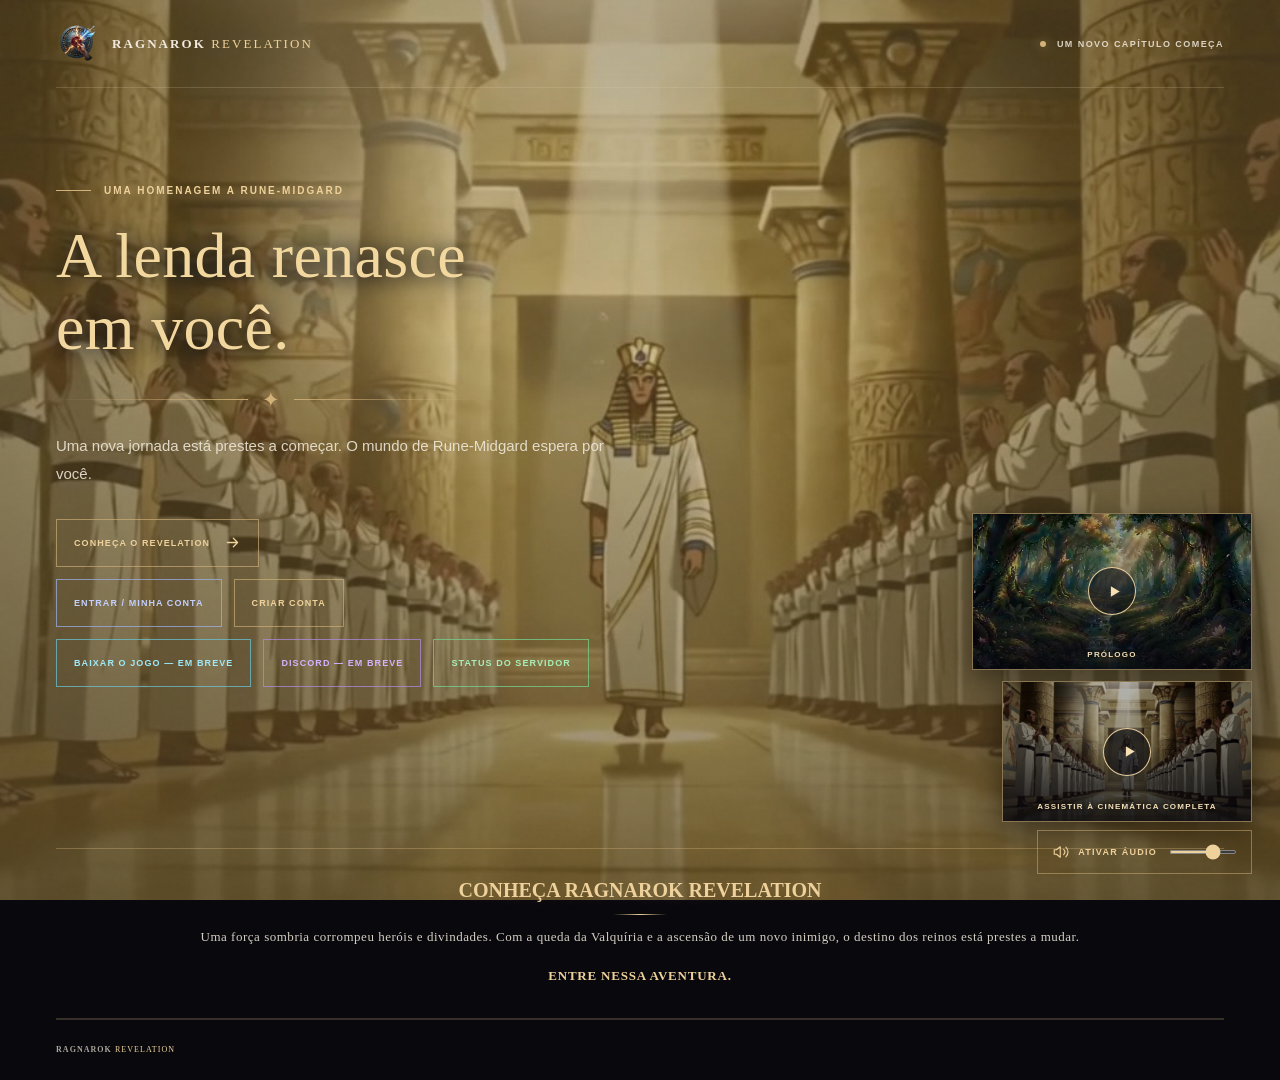
<file: index.html>
<!doctype html>
<html lang="pt-BR">
<head>
	<meta charset="utf-8">
	<meta name="viewport" content="width=device-width, initial-scale=1">
	<meta name="theme-color" content="#09080d">
	<meta name="description" content="Ragnarok Revelation: uma nova lenda está prestes a começar. Prepare-se para sua próxima aventura.">
	<title>Ragnarok Revelation — Sua próxima lenda</title>
	<link rel="stylesheet" href="./styles.css?v=prologue-20261125-1">
</head>
<body>
	<video class="background-video" autoplay muted playsinline preload="metadata" poster="./assets/poster.jpg" aria-hidden="true">
		<source src="./assets/background.mp4?v=2k-20261102" type="video/mp4">
	</video>
	<div class="background-ending" aria-hidden="true"></div>
	<div class="background-shade" aria-hidden="true"></div>
	<div class="background-grain" aria-hidden="true"></div>
	<a class="prologue-thumbnail" href="./prologue/index.html" aria-label="Assistir ao prólogo" data-action-glow="gold">
		<img src="./assets/prologo-poster.jpg" alt="" aria-hidden="true">
		<span class="cinematic-thumbnail__play" aria-hidden="true">
			<svg viewBox="0 0 24 24" fill="none"><path d="m9 6 10 6-10 6V6Z" fill="currentColor"/></svg>
		</span>
		<span class="cinematic-thumbnail__label">PRÓLOGO</span>
	</a>
	<a class="cinematic-thumbnail" href="./cinematic/index.html" aria-label="Assistir à cinemática completa" data-action-glow="gold">
		<img src="./assets/poster.jpg" alt="" aria-hidden="true">
		<span class="cinematic-thumbnail__play" aria-hidden="true">
			<svg viewBox="0 0 24 24" fill="none"><path d="m9 6 10 6-10 6V6Z" fill="currentColor"/></svg>
		</span>
		<span class="cinematic-thumbnail__label">ASSISTIR À CINEMÁTICA COMPLETA</span>
	</a>
	<div class="audio-controls">
		<button class="audio-toggle" type="button" aria-label="Ativar áudio" aria-pressed="false" data-audio-toggle data-action-glow="gold">
			<svg viewBox="0 0 24 24" fill="none" aria-hidden="true"><path d="M11 5 6 9H3v6h3l5 4V5Z" stroke="currentColor" stroke-width="1.5" stroke-linejoin="round"/><path d="M15.5 8.5a5 5 0 0 1 0 7m3-10a9 9 0 0 1 0 13" stroke="currentColor" stroke-width="1.5" stroke-linecap="round"/></svg>
			<span data-audio-label>ATIVAR ÁUDIO</span>
		</button>
		<label class="volume-control">
			<span class="visually-hidden">Volume do vídeo</span>
			<input type="range" min="0" max="100" value="70" aria-label="Volume do vídeo" data-video-volume>
		</label>
	</div>

	<div class="site-shell">
		<header class="site-header">
			<a class="brand" href="./index.html" aria-label="Ragnarok Revelation — atualizar página">
				<img class="brand-mark" src="./assets/logo.png" alt="" aria-hidden="true">
				<span class="brand-name">RAGNAROK <strong>REVELATION</strong></span>
			</a>
			<span class="server-label"><span class="status-dot"></span> UM NOVO CAPÍTULO COMEÇA</span>
		</header>

		<main class="hero" id="inicio">
			<div class="hero-content">
				<p class="eyebrow"><span class="eyebrow-line"></span> UMA HOMENAGEM A RUNE-MIDGARD</p>
				<h1>A lenda renasce<br><span>em você.</span></h1>
				<div class="hero-separator" aria-hidden="true"><span>✦</span></div>
				<p class="hero-description">Uma nova jornada está prestes a começar. O mundo de Rune-Midgard espera por você.</p>
				<button class="hero-link" type="button" data-action-glow="gold" data-about-open>
					<span>CONHEÇA O REVELATION</span>
					<svg viewBox="0 0 20 20" fill="none" aria-hidden="true"><path d="M4 10h12m-5-5 5 5-5 5" stroke="currentColor" stroke-width="1.5" stroke-linecap="round" stroke-linejoin="round"/></svg>
				</button>
				<nav class="account-links" aria-label="Acesso ao painel">
					<button class="hero-link" type="button" data-action-glow="blue">ENTRAR / MINHA CONTA</button>
					<button class="hero-link" type="button" data-action-glow="gold" data-signup-open>CRIAR CONTA</button>
				</nav>
				<nav class="community-links" aria-label="Mais opções">
					<button class="hero-link" type="button" data-action-glow="cyan">BAIXAR O JOGO — EM BREVE</button>
					<button class="hero-link" type="button" data-action-glow="purple">DISCORD — EM BREVE</button>
					<button class="hero-link status-server" type="button" data-action-glow="green">STATUS DO SERVIDOR</button>
				</nav>
			</div>

		</main>

		<section class="about" id="sobre" aria-label="Sobre o servidor">
			<h2>Conheça Ragnarok Revelation</h2>
			<p>Uma força sombria corrompeu heróis e divindades. Com a queda da Valquíria e a ascensão de um novo inimigo, o destino dos reinos está prestes a mudar.</p>
			<p class="about-callout">Entre nessa aventura.</p>
		</section>

		<footer class="site-footer">
			<span>RAGNAROK <strong>REVELATION</strong></span>
		</footer>
	</div>
	<section class="signup-screen" data-signup-screen role="dialog" aria-modal="true" aria-labelledby="signup-title" aria-hidden="true">
		<div class="signup-panel">
			<button class="signup-close" type="button" aria-label="Fechar cadastro" data-signup-close>×</button>
			<p class="signup-eyebrow">REGISTRO DE AVENTUREIRO</p>
			<h2 id="signup-title">Sua jornada começa aqui</h2>
			<p class="signup-description">Preencha seus dados e prepare-se para acessar Rune-Midgard. O cadastro oficial será disponibilizado em breve.</p>
			<form class="signup-form" data-signup-form>
				<label>Nome de usuário<input name="username" autocomplete="username" required minlength="4" maxlength="23" pattern="[A-Za-z0-9_]+" data-signup-first></label>
				<label>E-mail<input name="email_address" type="email" autocomplete="email" required maxlength="39"></label>
				<label>Confirme o e-mail<input name="email_address2" type="email" autocomplete="email" required maxlength="39"></label>
				<label>Senha<input name="password" type="password" autocomplete="new-password" required minlength="6" maxlength="31"></label>
				<label>Confirme a senha<input name="confirm_password" type="password" autocomplete="new-password" required minlength="6" maxlength="31"></label>
				<label>Sexo no jogo
					<select name="gender" required>
						<option value="">Selecione</option>
						<option value="M">Masculino</option>
						<option value="F">Feminino</option>
					</select>
				</label>
				<label>Data de nascimento<input name="birthdate_date" type="date" autocomplete="bday" required></label>
				<button class="signup-submit" type="submit" data-signup-submit>CRIAR CONTA</button>
				<p class="signup-status" data-signup-status aria-live="polite"></p>
			</form>
		</div>
	</section>
	<section class="about-screen" data-about-screen role="dialog" aria-modal="true" aria-labelledby="about-title" aria-hidden="true">
		<article class="about-scroll" data-about-panel>
			<button class="signup-close about-close" type="button" aria-label="Voltar à página" data-about-close>×</button>
			<p class="about-scroll__eyebrow">UMA JORNADA DE FÃ PARA FÃ</p>
			<h2 id="about-title">Uma paixão que virou aventura</h2>
			<div class="about-scroll__copy">
				<p>Revelation nasceu desse carinho e de um sonho antigo: criar uma aventura própria dentro de um universo que marcou tantas pessoas. É um projeto independente, feito por fã para fãs, que convida você a revisitar esse mundo e descobrir em detalhes uma parte de sua história: seus personagens, mistérios e acontecimentos.</p>
				<p>Mas Revelation também propõe uma nova forma de viver a aventura. O Ragnarok clássico ganha uma experiência mais dinâmica, com ataques à distância, habilidades de empurrão, sistema de esquiva e progressão reequilibrada. Nos primeiros níveis, cada combate pode ser mais estratégico, envolvente e divertido — uma jornada familiar com novas possibilidades para explorar.</p>
				<p>Uma homenagem às lembranças que nos trouxeram até aqui e uma aventura construída para descobrir o que vem a seguir. Let’s Rock! 🚀</p>
			</div>
			<button class="about-scroll__back" type="button" data-about-close>VOLTAR À PÁGINA</button>
		</article>
	</section>
	<script src="./audio-toggle.js?v=about-scroll-20261125-1" defer></script>
</body>
</html>
</file>
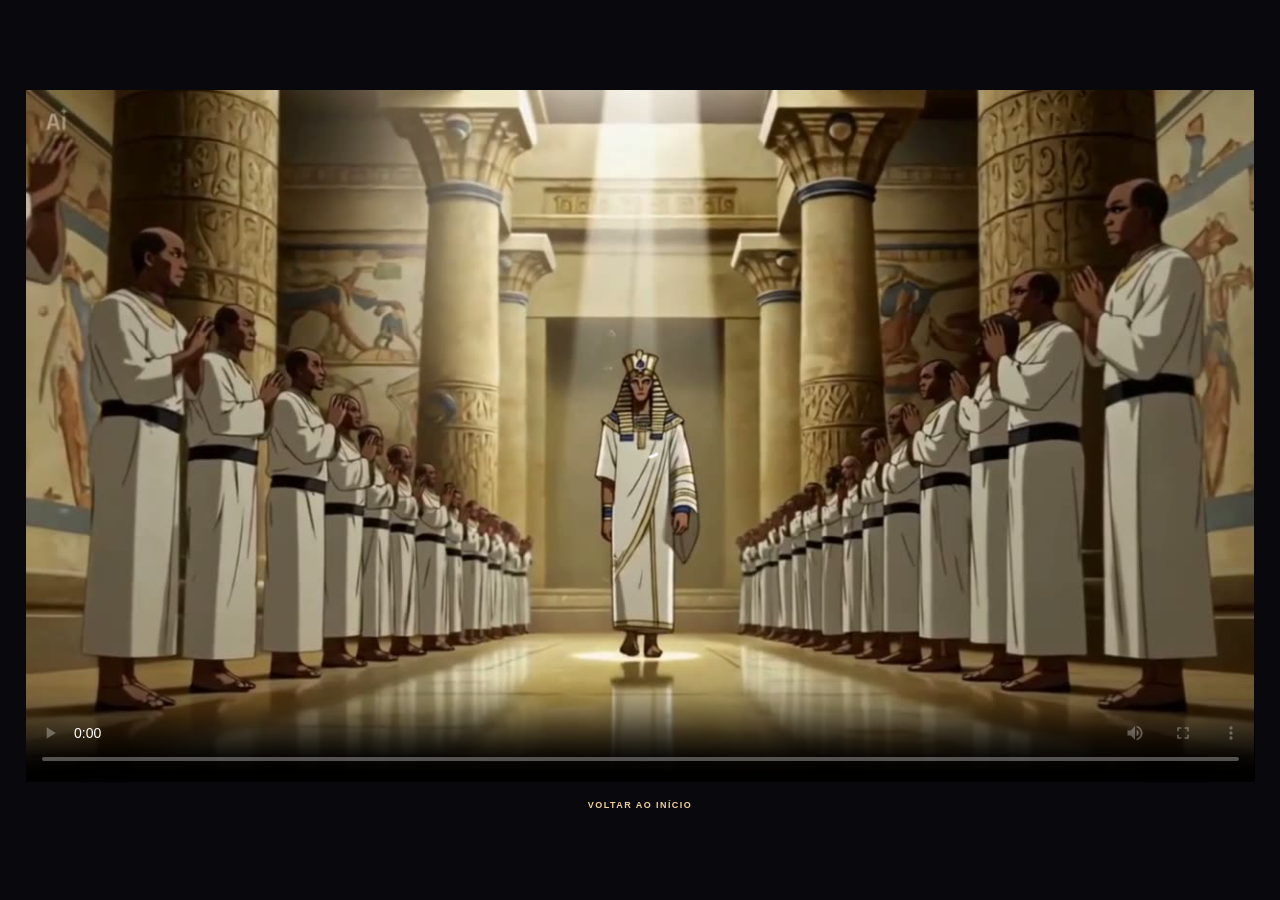
<file: cinematic/index.html>
<!doctype html>
<html lang="pt-BR">
<head>
	<meta charset="utf-8">
	<meta name="viewport" content="width=device-width, initial-scale=1">
	<meta name="theme-color" content="#09080d">
	<meta name="description" content="Assista à cinemática completa de Ragnarok Revelation.">
	<title>Cinemática — Ragnarok Revelation</title>
	<link rel="stylesheet" href="../styles.css">
	<link rel="stylesheet" href="./cinematic.css">
</head>
<body class="cinematic-page">
	<main class="cinematic-player">
		<video autoplay controls playsinline preload="metadata" poster="../assets/poster.jpg">
			<source src="../assets/background.mp4?v=2k-20261102" type="video/mp4">
			Seu navegador não consegue reproduzir este vídeo.
		</video>
		<a class="cinematic-back" href="../index.html">VOLTAR AO INÍCIO</a>
	</main>
</body>
</html>
</file>
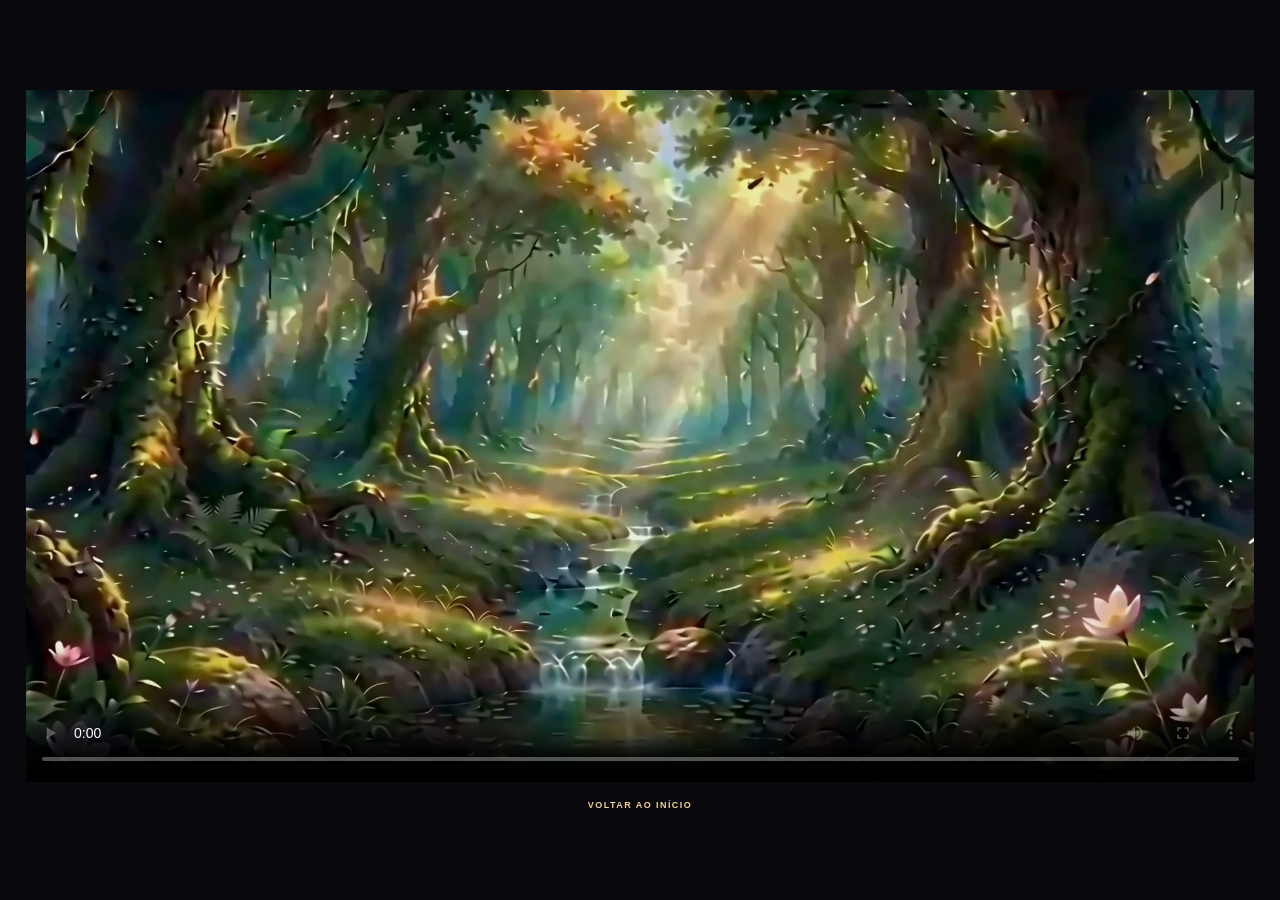
<file: prologue/index.html>
<!doctype html>
<html lang="pt-BR">
<head>
	<meta charset="utf-8">
	<meta name="viewport" content="width=device-width, initial-scale=1">
	<meta name="theme-color" content="#09080d">
	<meta name="description" content="Assista ao prólogo de Ragnarok Revelation.">
	<title>Prólogo — Ragnarok Revelation</title>
	<link rel="stylesheet" href="../styles.css?v=prologue-20261125-1">
	<link rel="stylesheet" href="../cinematic/cinematic.css">
</head>
<body class="cinematic-page">
	<main class="cinematic-player">
		<video autoplay controls playsinline preload="metadata" poster="../assets/prologo-poster.jpg">
			<source src="../assets/prologo.mp4" type="video/mp4">
			Seu navegador não consegue reproduzir este vídeo.
		</video>
		<a class="cinematic-back" href="../index.html">VOLTAR AO INÍCIO</a>
	</main>
</body>
</html>
</file>
<file: styles.css>
:root {
	color-scheme: dark;
	--ink: #09080d;
	--paper: #f0e9dc;
	--gold: #d3b27a;
	--gold-bright: #eed19b;
	--line: rgba(224, 206, 177, .2);
	--serif: "Palatino Linotype", "Book Antiqua", Georgia, serif;
	--sans: "Segoe UI", Arial, sans-serif;
}

* {
	box-sizing: border-box;
}

html {
	min-width: 320px;
	scroll-behavior: smooth;
	text-rendering: optimizeLegibility;
}

body {
	min-width: 320px;
	min-height: 100vh;
	margin: 0;
	background: var(--ink) url("./assets/poster.jpg") center / cover fixed;
	color: var(--paper);
	font-family: var(--sans);
	-webkit-font-smoothing: antialiased;
}

a {
	color: inherit;
	text-decoration: none;
}

a:focus-visible {
	outline: 2px solid var(--gold-bright);
	outline-offset: 5px;
}

.background-video,
.background-ending,
.background-shade,
.background-grain {
	position: fixed;
	inset: 0;
	width: 100%;
	height: 100%;
	pointer-events: none;
}

.background-video {
	z-index: 0;
	object-fit: cover;
	object-position: center;
	background: #09080d;
}

.background-video.is-ending {
	transform: scale(1.186);
}

.background-ending {
	z-index: 1;
	overflow: hidden;
	background: url("./assets/ending-frame.png") center / cover no-repeat;
	opacity: 0;
}

.background-ending.is-active {
	opacity: 1;
}

.prologue-thumbnail,
.cinematic-thumbnail {
	position: fixed;
	right: 28px;
	z-index: 3;
	display: block;
	aspect-ratio: 16 / 9;
	overflow: hidden;
	border: 1px solid rgba(211, 178, 122, .64);
	background: #09080d;
	box-shadow: 0 8px 26px rgba(0, 0, 0, .45);
	transition: border-color .25s ease, box-shadow .25s ease, transform .25s ease;
}

.cinematic-thumbnail {
	bottom: 78px;
	width: min(250px, calc(100vw - 48px));
}

.prologue-thumbnail {
	bottom: 230px;
	width: min(280px, calc(100vw - 48px));
}

.prologue-thumbnail::after,
.cinematic-thumbnail::after {
	position: absolute;
	inset: 0;
	background: linear-gradient(180deg, rgba(7, 8, 14, .05) 35%, rgba(7, 8, 14, .82) 100%);
	content: "";
	pointer-events: none;
}

.prologue-thumbnail img,
.cinematic-thumbnail img {
	display: block;
	width: 100%;
	height: 100%;
	object-fit: cover;
	filter: brightness(.75) saturate(.86);
	transition: filter .3s ease, transform .45s ease;
}

.cinematic-thumbnail__play {
	position: absolute;
	top: 50%;
	left: 50%;
	z-index: 1;
	display: grid;
	width: 48px;
	height: 48px;
	place-items: center;
	border: 1px solid rgba(244, 215, 164, .92);
	border-radius: 50%;
	background: rgba(15, 15, 20, .58);
	color: #f5dfb3;
	transform: translate(-50%, -50%);
	transition: background-color .25s ease, box-shadow .25s ease, transform .25s ease;
}

.cinematic-thumbnail__play svg {
	width: 21px;
	height: 21px;
	margin-left: 2px;
}

.cinematic-thumbnail__label {
	position: absolute;
	right: 12px;
	bottom: 10px;
	left: 12px;
	z-index: 1;
	color: #f4dfb8;
	font: 600 8px var(--sans);
	letter-spacing: .15em;
	text-align: center;
	text-shadow: 0 1px 5px rgba(0, 0, 0, .8);
}

.prologue-thumbnail:hover,
.cinematic-thumbnail:hover {
	border-color: var(--gold-bright);
	box-shadow: 0 0 24px rgba(211, 178, 122, .28), 0 10px 30px rgba(0, 0, 0, .5);
	transform: translateY(-2px);
}

.prologue-thumbnail:hover img,
.cinematic-thumbnail:hover img {
	filter: brightness(.92) saturate(1);
	transform: scale(1.055);
}

.prologue-thumbnail:hover .cinematic-thumbnail__play,
.cinematic-thumbnail:hover .cinematic-thumbnail__play {
	background: rgba(211, 178, 122, .3);
	box-shadow: 0 0 18px rgba(238, 209, 155, .45);
	transform: translate(-50%, -50%) scale(1.08);
}

.prologue-thumbnail:focus-visible,
.cinematic-thumbnail:focus-visible {
	outline: 2px solid var(--gold-bright);
	outline-offset: 4px;
}

.audio-controls {
	--glow-rgb: 211, 178, 122;
	position: fixed;
	right: 28px;
	bottom: 26px;
	z-index: 3;
	display: inline-flex;
	align-items: center;
	gap: 8px;
	min-height: 44px;
	padding: 0 12px;
	border: 1px solid rgba(211, 178, 122, .5);
	border-radius: 0;
	background: transparent;
	transition: border-color .2s ease, box-shadow .2s ease;
}

.audio-controls:hover,
.audio-controls:focus-within {
	border-color: rgba(238, 209, 155, .9);
	box-shadow: 0 0 12px rgba(211, 178, 122, .28);
}

.audio-toggle {
	display: inline-flex;
	min-height: 40px;
	align-items: center;
	gap: 8px;
	padding: 0 2px;
	border: 0;
	background: transparent;
	color: var(--gold-bright);
	font: 600 9px var(--sans);
	letter-spacing: .14em;
	cursor: pointer;
	transition: color .2s ease, text-shadow .2s ease;
}

.audio-toggle:hover {
	background: transparent;
}

.audio-toggle:focus-visible {
	outline: 2px solid var(--gold-bright);
	outline-offset: 4px;
}

.hero-link:focus-visible,
.cinematic-thumbnail:focus-visible {
	outline: 2px solid var(--gold-bright);
	outline-offset: 4px;
}

.audio-toggle svg {
	width: 18px;
	height: 18px;
}

.volume-control {
	display: inline-flex;
	width: 72px;
	align-items: center;
}

.volume-control input {
	width: 100%;
	height: 4px;
	accent-color: var(--gold-bright);
	cursor: pointer;
}

.visually-hidden {
	position: absolute;
	width: 1px;
	height: 1px;
	overflow: hidden;
	clip: rect(0, 0, 0, 0);
	white-space: nowrap;
	clip-path: inset(50%);
}

.background-shade {
	z-index: 2;
	background:
		linear-gradient(90deg, rgba(7, 7, 11, .3) 0%, rgba(7, 7, 11, .12) 48%, rgba(7, 7, 11, .3) 100%),
		linear-gradient(180deg, rgba(7, 7, 11, .28) 0%, rgba(7, 7, 11, .08) 36%, rgba(7, 7, 11, .54) 100%);
}

.background-shade::before {
	position: absolute;
	inset: 0;
	background: rgba(244, 201, 87, .24);
	content: "";
	transition: opacity .8s ease;
}

.background-shade.is-normal::before {
	opacity: 0;
}

.background-shade.is-normal {
	background: none;
}

.background-grain {
	z-index: 2;
	opacity: .12;
	background-image: url("data:image/svg+xml,%3Csvg viewBox='0 0 180 180' xmlns='http://www.w3.org/2000/svg'%3E%3Cfilter id='n'%3E%3CfeTurbulence type='fractalNoise' baseFrequency='.9' numOctaves='3' stitchTiles='stitch'/%3E%3C/filter%3E%3Crect width='100%25' height='100%25' filter='url(%23n)' opacity='.22'/%3E%3C/svg%3E");
	transition: opacity .6s ease;
}

.background-grain.is-ending {
	opacity: 0;
}

.site-shell {
	position: relative;
	z-index: 2;
	display: flex;
	width: min(100% - 112px, 1440px);
	min-height: 100vh;
	flex-direction: column;
	margin: 0 auto;
}

.site-shell.is-shattering {
	animation: site-shatter 6s ease-in forwards;
}

.site-shell.is-hidden {
	visibility: hidden;
}

body.signup-open {
	overflow: hidden;
}

.signup-screen {
	position: fixed;
	inset: 0;
	z-index: 4;
	display: grid;
	place-items: center;
	padding: 24px;
	overflow-y: auto;
	overscroll-behavior: contain;
	background: radial-gradient(ellipse at center, rgba(28, 27, 38, .9), rgba(7, 8, 14, .96));
	backdrop-filter: blur(7px);
	opacity: 0;
	visibility: hidden;
	transition: opacity .55s ease, visibility 0s linear .55s;
}

.signup-screen.is-open {
	opacity: 1;
	visibility: visible;
	transition-delay: 0s;
}

.signup-panel {
	position: relative;
	width: min(100%, 480px);
	padding: 42px;
	border: 1px solid rgba(211, 178, 122, .65);
	background: linear-gradient(145deg, rgba(23, 24, 34, .96), rgba(9, 10, 17, .98));
	box-shadow: 0 0 45px rgba(0, 0, 0, .6), inset 0 0 28px rgba(211, 178, 122, .06);
	opacity: 0;
	transform: translateY(18px) scale(.97);
	transition: opacity .7s ease .18s, transform .7s cubic-bezier(.2, .8, .2, 1) .18s;
}

.signup-screen.is-open .signup-panel {
	opacity: 1;
	transform: translateY(0) scale(1);
}

.signup-close {
	position: absolute;
	top: 12px;
	right: 15px;
	border: 0;
	background: none;
	color: var(--gold-bright);
	font: 300 30px/1 var(--sans);
	cursor: pointer;
}

.signup-eyebrow {
	margin: 0 0 12px;
	color: var(--gold-bright);
	font-size: 9px;
	font-weight: 700;
	letter-spacing: .2em;
}

.signup-panel h2 {
	margin: 0;
	color: var(--paper);
	font: 500 clamp(26px, 4vw, 36px)/1.15 var(--serif);
}

.signup-description {
	margin: 12px 0 26px;
	color: rgba(240, 233, 220, .76);
	font-size: 13px;
	line-height: 1.7;
}

.signup-form {
	display: grid;
	gap: 16px;
}

.signup-form label {
	display: grid;
	gap: 7px;
	color: rgba(240, 233, 220, .86);
	font-size: 10px;
	font-weight: 700;
	letter-spacing: .1em;
	text-transform: uppercase;
}

.signup-form input,
.signup-form select {
	width: 100%;
	min-height: 44px;
	padding: 0 12px;
	border: 1px solid rgba(224, 206, 177, .3);
	border-radius: 0;
	background: rgba(5, 6, 12, .72);
	color: var(--paper);
	font: 14px var(--sans);
}

.signup-form input:focus-visible,
.signup-form select:focus-visible,
.signup-close:focus-visible,
.signup-submit:focus-visible {
	outline: 2px solid var(--gold-bright);
	outline-offset: 3px;
}

.signup-submit {
	min-height: 48px;
	margin-top: 6px;
	border: 1px solid var(--gold);
	background: rgba(211, 178, 122, .12);
	color: var(--gold-bright);
	font: 700 10px var(--sans);
	letter-spacing: .16em;
	cursor: pointer;
}

.signup-submit:hover {
	background: rgba(211, 178, 122, .22);
}

.signup-status {
	min-height: 1.5em;
	margin: 0;
	color: #f0c98e;
	font-size: 12px;
	line-height: 1.5;
}

.about-screen {
	position: fixed;
	inset: 0;
	z-index: 4;
	display: grid;
	place-items: center;
	padding: 24px;
	overflow-y: auto;
	overscroll-behavior: contain;
	background: radial-gradient(ellipse at center, rgba(28, 27, 38, .82), rgba(7, 8, 14, .94));
	backdrop-filter: blur(7px);
	opacity: 0;
	visibility: hidden;
	transition: opacity .55s ease, visibility 0s linear .55s;
}

.about-screen.is-open {
	opacity: 1;
	visibility: visible;
	transition-delay: 0s;
}

.about-scroll {
	position: relative;
	width: min(100%, 760px);
	padding: clamp(38px, 7vw, 72px);
	border: 1px solid rgba(126, 91, 48, .7);
	background:
		radial-gradient(ellipse at 50% 0, rgba(255,255,255,.55), transparent 58%),
		linear-gradient(135deg, rgba(237, 220, 180, .98), rgba(211, 187, 139, .98) 48%, rgba(234, 215, 173, .98));
	box-shadow: 0 28px 90px rgba(0,0,0,.62), inset 0 0 0 7px rgba(113, 79, 39, .12), inset 0 0 38px rgba(107, 73, 35, .18);
	color: #332719;
	opacity: 0;
	transform: translateY(28px) scale(.94);
	transition: opacity .72s ease .18s, transform .82s cubic-bezier(.2,.8,.2,1) .18s;
}

.about-scroll::before,
.about-scroll::after {
	position: absolute;
	right: 18px;
	left: 18px;
	height: 8px;
	border: 1px solid rgba(111, 77, 39, .45);
	border-radius: 50%;
	background: linear-gradient(180deg, #d0b486, #f1dfb8 50%, #b99968);
	content: "";
}

.about-scroll::before { top: -5px; }
.about-scroll::after { bottom: -5px; }

.about-screen.is-open .about-scroll {
	opacity: 1;
	transform: translateY(0) scale(1);
}

.about-scroll__eyebrow {
	margin: 0 0 14px;
	color: #866332;
	font-size: 10px;
	font-weight: 700;
	letter-spacing: .22em;
	text-align: center;
}

.about-scroll h2 {
	max-width: 600px;
	margin: 0 auto 24px;
	color: #302316;
	font: 500 clamp(30px, 5vw, 48px)/1.12 var(--serif);
	text-align: center;
	text-wrap: balance;
}

.about-scroll__copy {
	border-top: 1px solid rgba(104, 74, 39, .35);
	padding-top: 20px;
	font: 15px/1.8 var(--serif);
}

.about-scroll__copy p { margin: 0 0 16px; }
.about-scroll__copy p:last-child {
	margin-bottom: 0;
	font-weight: 700;
	text-align: center;
}

.about-close { color: #60451f; }

.about-scroll__back {
	display: block;
	min-height: 42px;
	margin: 25px auto 0;
	padding: 0 22px;
	border: 1px solid rgba(96, 69, 31, .62);
	background: rgba(255,255,255,.16);
	color: #4a351b;
	font: 700 10px var(--sans);
	letter-spacing: .15em;
	cursor: pointer;
}

.about-scroll__back:hover { background: rgba(255,255,255,.32); }
.about-close:focus-visible,
.about-scroll__back:focus-visible {
	outline: 2px solid #60451f;
	outline-offset: 3px;
}

.signup-status[data-state="error"] {
	color: #ff9a8b;
}

.signup-status[data-state="info"] {
	color: #f0c98e;
}

.shatter-fragment {
	position: fixed !important;
	inset: 0;
	z-index: 6 !important;
	width: 100vw !important;
	max-width: none !important;
	min-height: 100svh;
	margin: 0 !important;
	pointer-events: none;
	clip-path: var(--shard-clip);
	transform-origin: var(--shard-origin, 50% 50%);
	animation: shard-flight 6s cubic-bezier(.18, .72, .24, 1) forwards;
}

.shatter-fragment:nth-child(even) {
	animation-delay: 120ms;
}

@keyframes shard-flight {
	to {
		opacity: 0;
		transform: translate3d(var(--shard-x), var(--shard-y), 0) rotate(var(--shard-rotation)) scale(.72);
		filter: brightness(1.7);
	}
}

@keyframes site-shatter {
	to {
		opacity: 0;
		transform: scale(.985);
	}
}

.site-header {
	display: flex;
	min-height: 88px;
	align-items: center;
	justify-content: space-between;
	border-bottom: 1px solid var(--line);
}

.brand {
	display: inline-flex;
	align-items: center;
	gap: 13px;
}

.brand-mark {
	display: block;
	width: 43px;
	height: 43px;
	color: var(--gold);
	object-fit: contain;
}

.brand-mark svg {
	width: 100%;
	height: 100%;
}

.brand-name,
.site-footer > span:first-child {
	font-family: var(--serif);
	font-size: 13px;
	font-weight: 600;
	letter-spacing: .16em;
	white-space: nowrap;
}

.brand-name strong,
.site-footer strong {
	color: var(--gold-bright);
	font-weight: 500;
}

.server-label {
	display: inline-flex;
	align-items: center;
	gap: 11px;
	color: rgba(240, 233, 220, .86);
	font-size: 9px;
	font-weight: 700;
	letter-spacing: .16em;
}

.status-dot {
	width: 6px;
	height: 6px;
	border-radius: 50%;
	background: var(--gold);
	box-shadow: 0 0 12px rgba(211, 178, 122, .65);
}

.hero {
	position: relative;
	display: flex;
	min-height: min(760px, calc(100svh - 88px));
	flex: 1;
	align-items: center;
	justify-content: flex-start;
	padding: 80px 0 116px;
}

.hero-content {
	width: min(100%, 900px);
	margin-top: -28px;
	text-align: left;
}

.eyebrow {
	display: flex;
	align-items: center;
	justify-content: flex-start;
	gap: 13px;
	margin: 0 0 24px;
	color: var(--gold-bright);
	font-size: 10px;
	font-weight: 700;
	letter-spacing: .2em;
}

.eyebrow-line {
	display: inline-block;
	width: 35px;
	height: 1px;
	background: var(--gold);
}

.hero h1 {
	margin: 0;
	font-family: var(--serif);
	font-size: clamp(34px, 5vw, 64px);
	font-weight: 500;
	letter-spacing: .005em;
	line-height: 1.12;
	color: #f2d89f;
	text-shadow: 0 2px 18px rgba(8, 10, 20, .9), 0 0 38px rgba(7, 10, 20, .7);
}

.hero h1 span {
	color: #f2d89f;
	font-weight: 500;
}

.hero-separator {
	display: flex;
	width: min(100%, 430px);
	align-items: center;
	gap: 14px;
	margin: 25px 0 0;
	color: var(--gold);
	text-shadow: 0 0 12px rgba(211, 178, 122, .65);
}

.hero-separator::before,
.hero-separator::after {
	height: 1px;
	flex: 1;
	background: linear-gradient(90deg, transparent, rgba(211, 178, 122, .86));
	content: "";
}

.hero-separator::after {
	transform: scaleX(-1);
}

.hero-separator span {
	font-size: 21px;
	line-height: 1;
	animation: star-glow 2s ease-in-out infinite;
	transform-origin: center;
}

@keyframes star-glow {
	0%, 100% {
		filter: brightness(.8);
		transform: scale(.9);
		text-shadow: 0 0 5px rgba(211, 178, 122, .35);
	}
	50% {
		filter: brightness(1.7);
		transform: scale(1.2);
		text-shadow: 0 0 8px rgba(238, 209, 155, .95), 0 0 18px rgba(211, 178, 122, .75);
	}
}

.hero-description {
	max-width: 560px;
	margin: 22px 0 0;
	color: rgba(240, 233, 220, .88);
	font-size: 15px;
	line-height: 1.9;
}

.hero-link {
	display: inline-flex;
	min-height: 48px;
	align-items: center;
	gap: 14px;
	margin-top: 30px;
	padding: 0 17px;
	border: 1px solid rgba(211, 178, 122, .64);
	background: transparent;
	color: var(--gold-bright);
	font-size: 9px;
	font-weight: 700;
	letter-spacing: .12em;
	font-family: var(--sans);
	transition: background-color .2s ease, border-color .2s ease, box-shadow .2s ease, text-shadow .2s ease;
	cursor: pointer;
}

.hero-link:hover {
	border-color: currentColor;
	background: transparent;
}

[data-action-glow]:hover {
	box-shadow: 0 0 13px rgba(var(--glow-rgb), .42);
	text-shadow: 0 0 7px rgba(var(--glow-rgb), .72);
}

.audio-toggle[data-action-glow]:hover {
	color: var(--gold-bright);
	text-shadow: 0 0 7px rgba(var(--glow-rgb), .72);
	box-shadow: none;
}

.hero-link svg {
	width: 17px;
	height: 17px;
}

.account-links {
	display: flex;
	flex-wrap: wrap;
	justify-content: flex-start;
	gap: 12px;
	margin-top: 12px;
}

.account-links .hero-link {
	margin-top: 0;
}

.account-links .hero-link:first-child {
	border-color: rgba(157, 177, 235, .72);
	color: #c3d0ff;
}

.community-links {
	display: flex;
	flex-wrap: wrap;
	justify-content: flex-start;
	gap: 12px;
	margin-top: 12px;
}

.community-links .hero-link {
	margin-top: 0;
}

.community-links button.hero-link:first-child {
	border-color: rgba(105, 198, 218, .72);
	color: #9deafa;
}

.community-links button.hero-link:nth-child(2) {
	border-color: rgba(178, 139, 229, .72);
	color: #d3b3ff;
}

.community-links .status-server {
	border-color: rgba(117, 207, 142, .78);
	color: #a7efba;
}

.community-links button.hero-link {
	appearance: none;
	background: transparent;
	font-family: var(--sans);
	cursor: pointer;
}

.community-links .status-server {
	border-color: rgba(117, 207, 142, .78);
	color: #a7efba;
}

[data-action-glow] {
	--glow-rgb: 211, 178, 122;
}

[data-action-glow="blue"] {
	--glow-rgb: 157, 177, 235;
}

[data-action-glow="cyan"] {
	--glow-rgb: 105, 198, 218;
}

[data-action-glow="purple"] {
	--glow-rgb: 178, 139, 229;
}

[data-action-glow="green"] {
	--glow-rgb: 117, 207, 142;
}

[data-action-glow].is-glowing,
.audio-controls.is-glowing {
	animation: action-button-glow 2.5s ease-out both;
}

@keyframes action-button-glow {
	0% {
		background-color: rgba(var(--glow-rgb), .5);
		box-shadow: 0 0 20px rgba(var(--glow-rgb), .72);
	}
	100% {
		background-color: transparent;
		box-shadow: 0 0 0 rgba(var(--glow-rgb), 0);
	}
}

.scroll-cue {
	position: absolute;
	bottom: 0;
	left: 0;
	display: flex;
	align-items: center;
	gap: 12px;
	color: rgba(240, 233, 220, .78);
	font-size: 8px;
	font-weight: 700;
	letter-spacing: .16em;
}

.scroll-line {
	position: relative;
	display: block;
	width: 1px;
	height: 44px;
	overflow: hidden;
	background: rgba(240, 233, 220, .24);
}

.scroll-line::after {
	position: absolute;
	top: -50%;
	left: 0;
	width: 1px;
	height: 50%;
	animation: scroll-indicator 2s ease-in-out infinite;
	background: var(--gold-bright);
	content: "";
}

.video-note {
	position: absolute;
	right: 0;
	bottom: 30px;
	display: flex;
	align-items: center;
	gap: 12px;
	color: rgba(240, 233, 220, .8);
	font-size: 8px;
	font-weight: 700;
	letter-spacing: .14em;
}

.video-note > span:first-child {
	color: var(--gold-bright);
	font-variant-numeric: tabular-nums;
}

.note-divider {
	display: inline-block;
	width: 27px;
	height: 1px;
	background: rgba(211, 178, 122, .56);
}

.about {
	position: relative;
	padding: 30px 28px;
	border-top: 1px solid rgba(211, 178, 122, .36);
	border-bottom: 1px solid rgba(211, 178, 122, .24);
	background: transparent;
	text-align: center;
}

.about h2 {
	margin: 0 0 10px;
	color: var(--gold-bright);
	font-family: var(--serif);
	font-size: 20px;
	font-weight: 700;
	letter-spacing: 0;
	text-transform: uppercase;
	text-shadow: 0 0 14px rgba(211, 178, 122, .22);
}

.about h2::after {
	display: block;
	width: 54px;
	height: 1px;
	margin: 12px auto 0;
	background: linear-gradient(90deg, transparent, var(--gold-bright), transparent);
	content: "";
}

.about p {
	margin: 0;
	color: rgba(240, 233, 220, .88);
	font-family: var(--serif);
	font-size: 13px;
	letter-spacing: .04em;
	line-height: 1.8;
}

.about > p:not(.about-callout) {
	max-width: 900px;
	margin-inline: auto;
}

.about .about-callout {
	display: inline-block;
	margin-top: 16px;
	color: var(--gold-bright);
	font-family: var(--serif);
	font-weight: 700;
	letter-spacing: .06em;
	text-transform: uppercase;
}

.about p span {
	color: rgba(240, 233, 220, .6);
	font-family: var(--sans);
	font-size: 11px;
	letter-spacing: .02em;
}

.site-footer {
	display: flex;
	min-height: 61px;
	align-items: center;
	justify-content: space-between;
	gap: 16px;
	border-top: 1px solid var(--line);
}

.site-footer > span:first-child {
	font-size: 9px;
}

.site-footer > span:last-child {
	color: rgba(240, 233, 220, .7);
	font-size: 8px;
	font-weight: 700;
	letter-spacing: .13em;
}

@keyframes scroll-indicator {
	from { transform: translateY(0); }
	to { transform: translateY(132px); }
}

@media (max-width: 700px) {
	body {
		background-attachment: scroll;
	}

	.background-video {
		object-position: 58% center;
	}

	.background-shade {
		background:
			linear-gradient(90deg, rgba(7, 7, 11, .4), rgba(7, 7, 11, .18), rgba(7, 7, 11, .4)),
			linear-gradient(180deg, rgba(7, 7, 11, .3), rgba(7, 7, 11, .16) 42%, rgba(7, 7, 11, .62));
	}

	.site-shell {
		width: calc(100% - 40px);
	}

	.signup-screen {
		padding: 16px;
	}

	.signup-panel {
		padding: 36px 22px 24px;
	}

	.about-screen { padding: 14px; }
	.about-scroll { padding: 42px 25px 32px; }
	.about-scroll__copy { font-size: 13px; line-height: 1.65; }

	.cinematic-thumbnail {
		right: 20px;
		bottom: 76px;
		width: min(190px, calc(100vw - 40px));
	}

	.prologue-thumbnail {
		right: 20px;
		bottom: 194px;
		width: min(210px, calc(100vw - 40px));
	}

	.cinematic-thumbnail__play {
		width: 40px;
		height: 40px;
	}

	.cinematic-thumbnail__label {
		font-size: 7px;
	}

	.audio-controls {
		right: 20px;
		bottom: 20px;
		gap: 6px;
		padding: 0 9px;
	}

	.volume-control {
		width: 58px;
	}

	.site-header {
		min-height: 76px;
	}

	.brand {
		gap: 9px;
	}

	.brand-mark {
		width: 35px;
		height: 35px;
	}

	.brand-name {
		font-size: 10px;
		letter-spacing: .1em;
	}

	.server-label {
		gap: 7px;
		font-size: 7px;
		letter-spacing: .11em;
	}

	.status-dot {
		width: 5px;
		height: 5px;
	}

	.hero {
		min-height: min(720px, calc(100svh - 76px));
		padding: 68px 0 105px;
	}

	.hero-content {
		margin-top: -12px;
	}

	.hero h1 {
		font-size: clamp(29px, 8vw, 48px);
	}

	.eyebrow {
		gap: 9px;
		margin-bottom: 19px;
		font-size: 8px;
		letter-spacing: .18em;
	}

	.eyebrow-line {
		width: 24px;
	}

	.hero-description {
		max-width: 365px;
		margin: 18px auto 0;
		font-size: 13px;
		line-height: 1.8;
	}

	.hero-separator {
		max-width: 300px;
		margin-top: 20px;
	}

	.hero-link {
		min-height: 44px;
		margin-top: 23px;
		padding: 0 12px;
		font-size: 8px;
	}

	.video-note {
		bottom: 23px;
		gap: 8px;
		font-size: 7px;
	}

	.note-divider {
		width: 17px;
	}

	.scroll-cue {
		gap: 8px;
		font-size: 7px;
	}

	.scroll-line {
		height: 33px;
	}

	.about {
		padding: 21px 0;
	}

	.about p {
		font-size: 12px;
	}

	.about p span {
		font-size: 10px;
	}

	.site-footer {
		min-height: 52px;
	}

	.site-footer > span:first-child {
		font-size: 8px;
	}

	.site-footer > span:last-child {
		font-size: 7px;
		letter-spacing: .1em;
	}
}

@media (max-width: 380px) {
	.site-shell {
		width: calc(100% - 32px);
	}

	.brand-name {
		font-size: 9px;
	}

	.server-label {
		font-size: 6px;
	}

	.hero h1 {
		font-size: clamp(27px, 8.5vw, 32px);
	}
}

@media (prefers-reduced-motion: reduce) {
	html {
		scroll-behavior: auto;
	}

	.scroll-line::after {
		animation: none;
	}

	.hero-separator span {
		animation: star-glow-reduced 3s ease-in-out infinite;
	}

	.shatter-fragment,
	.shatter-fragment:nth-child(even) {
		animation-duration: 6s;
		animation-delay: 0s;
	}

	.site-shell.is-shattering {
		animation-duration: 6s;
		animation-delay: 0s;
	}

	.signup-panel {
		transition-duration: .35s;
		transition-delay: 0s;
	}
}

@keyframes star-glow-reduced {
	0%, 100% {
		filter: brightness(1);
		text-shadow: 0 0 6px rgba(211, 178, 122, .55);
	}
	50% {
		filter: brightness(1.35);
		text-shadow: 0 0 11px rgba(238, 209, 155, .9), 0 0 20px rgba(211, 178, 122, .65);
	}
}
</file>
<file: cinematic/cinematic.css>
.cinematic-page {
	display: grid;
	min-height: 100svh;
	place-items: center;
	background: #09080d;
}

.cinematic-player {
	display: grid;
	width: min(96vw, 1600px);
	gap: 18px;
	justify-items: center;
}

.cinematic-player video {
	display: block;
	width: 100%;
	max-height: 86svh;
	background: #000;
	object-fit: contain;
}

.cinematic-back {
	color: var(--gold-bright);
	font-size: 9px;
	font-weight: 600;
	letter-spacing: .16em;
}

.cinematic-back:focus-visible {
	outline: 2px solid var(--gold-bright);
	outline-offset: 5px;
}
</file>
